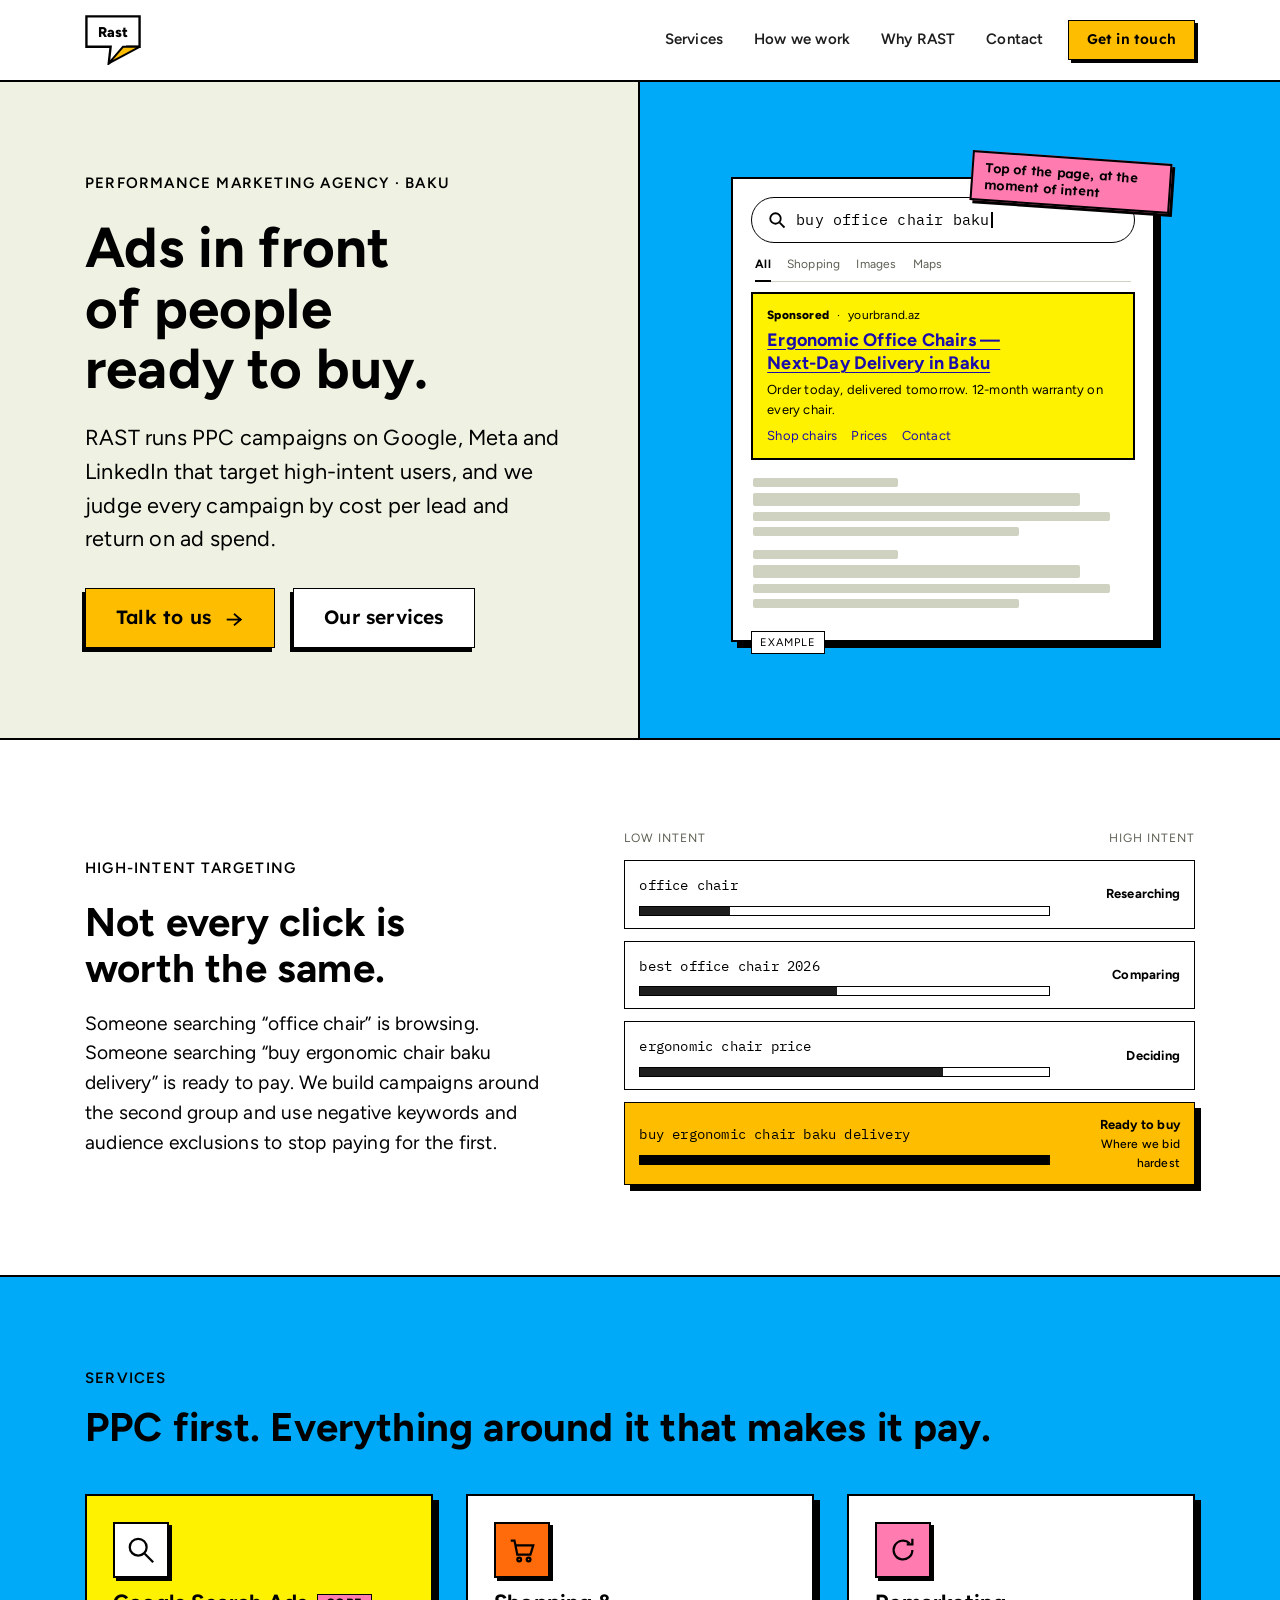
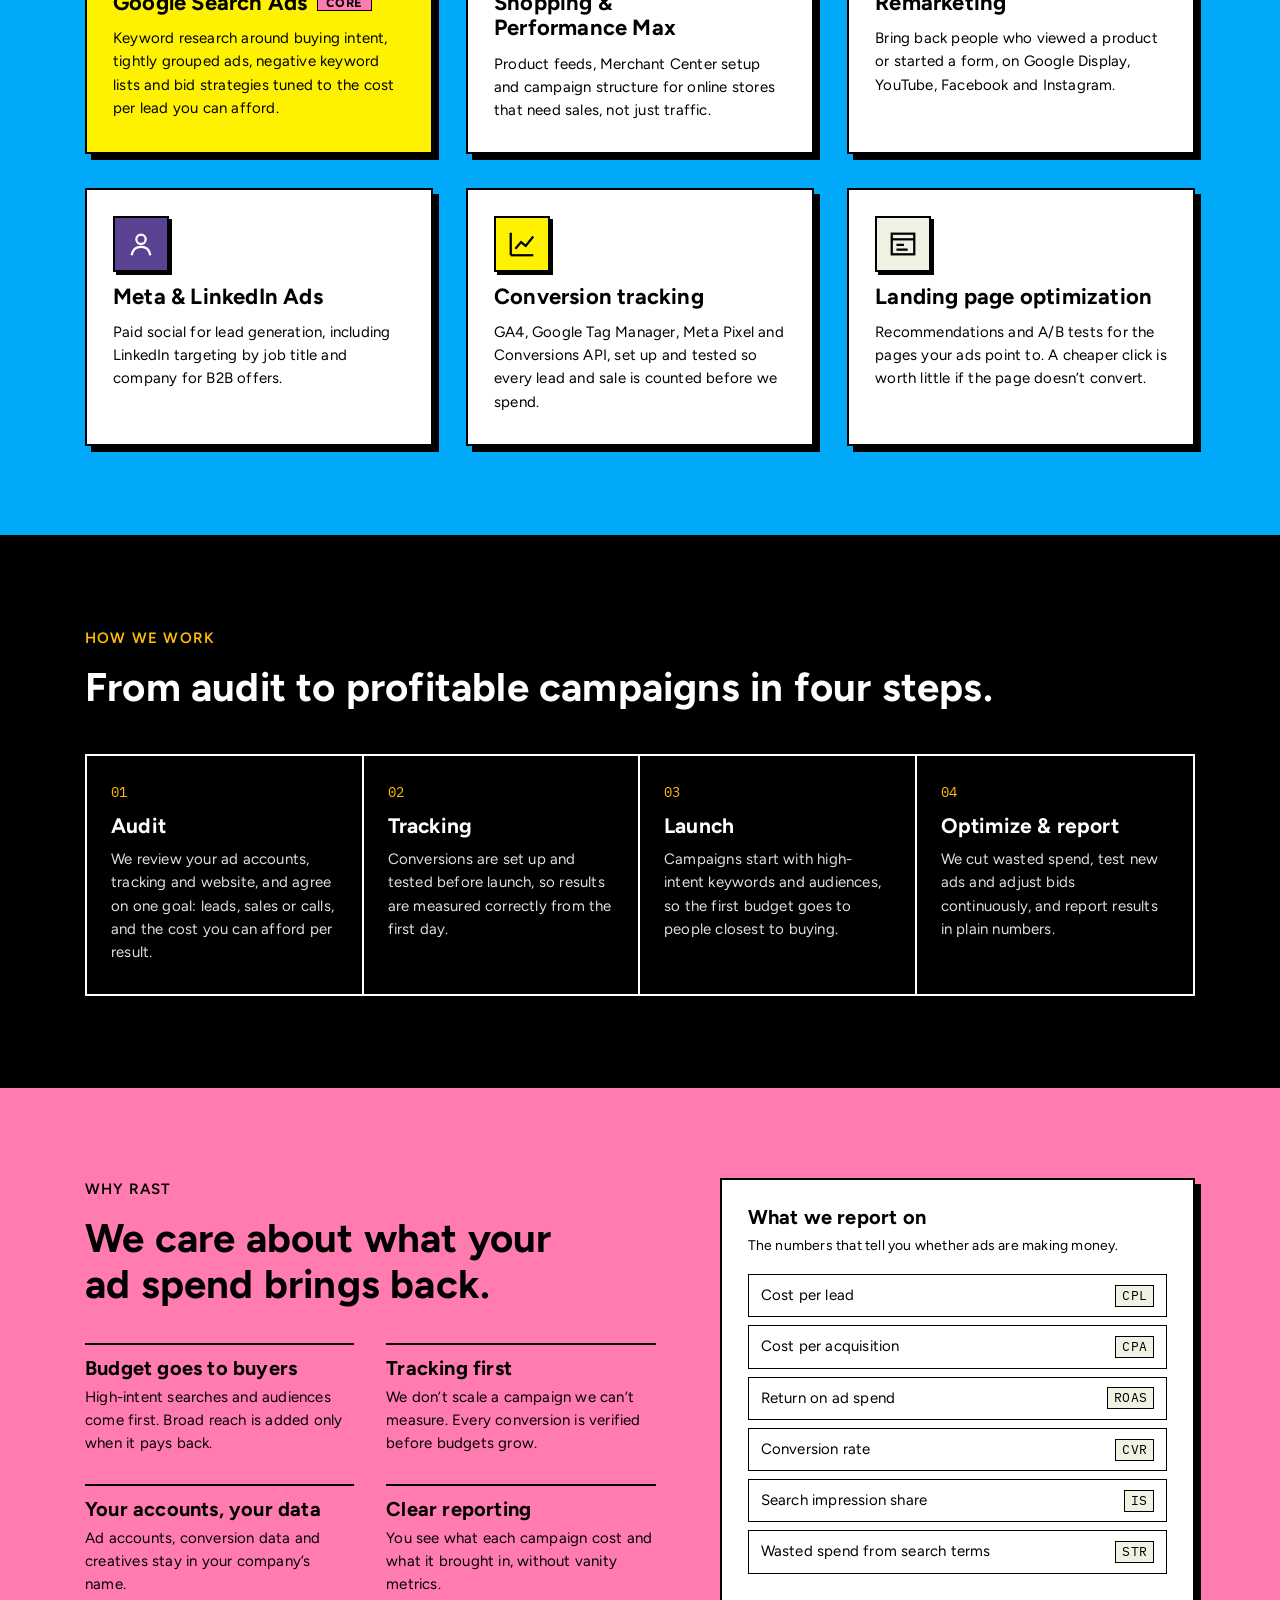
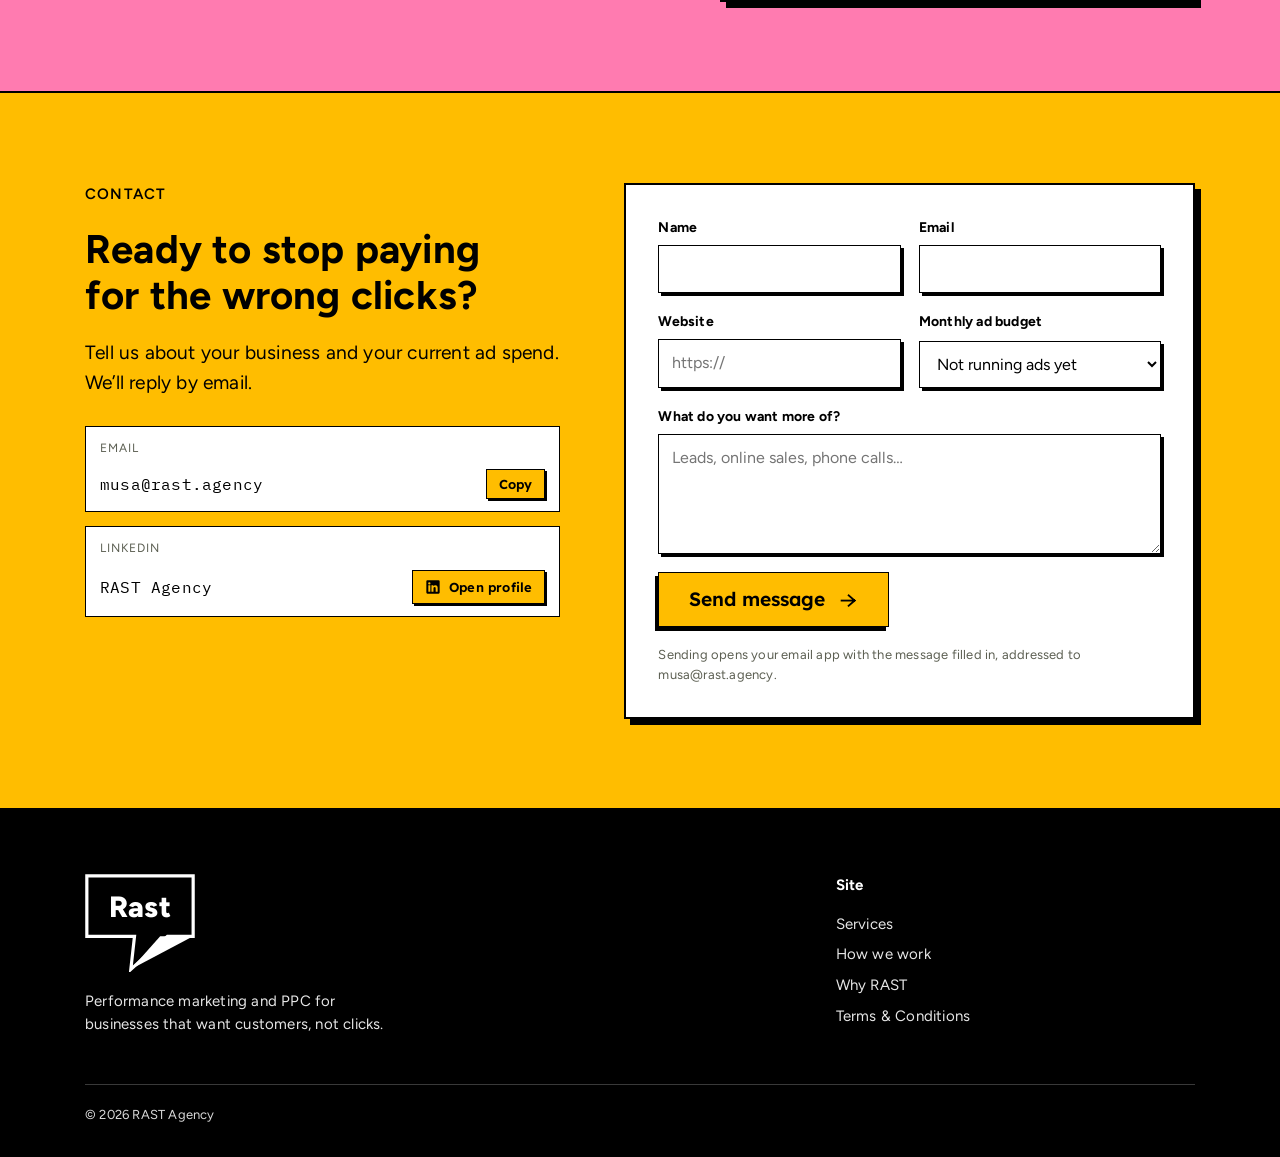
<file: index.html>
<!doctype html>
<html lang="en">
<head>
<meta charset="utf-8">
<meta name="viewport" content="width=device-width, initial-scale=1, viewport-fit=cover">
<title>RAST Agency</title>
<meta name="description" content="RAST is a performance marketing agency in Baku. We run PPC campaigns on Google, Meta and LinkedIn that target high-intent users who are ready to buy.">
<link rel="icon" href="favicon.svg" type="image/svg+xml">
<link rel="preconnect" href="https://fonts.googleapis.com">
<link rel="preconnect" href="https://fonts.gstatic.com" crossorigin>
<link rel="stylesheet" href="https://fonts.googleapis.com/css2?family=Figtree:wght@400;500;600;700;800&family=Lexend:wght@500;600&family=IBM+Plex+Mono:wght@400;500&display=swap">
<link rel="stylesheet" href="css/style.css">
</head>
<body>
<a class="skip" href="#main">Skip to content</a>

<header class="hdr" id="hdr">
  <div class="wrap">
    <a href="index.html" class="logo" aria-label="RAST home">
      <svg viewBox="0 0 59 53" aria-hidden="true"><path d="M1.5 1.5h56v32H44L25 51l2-17.5H1.5z" fill="#fff" stroke="#000" stroke-width="2.5"/><path d="M40 33.5h17.5L25 51z" fill="#ffbd00" stroke="#000" stroke-width="2"/><text x="29.5" y="23" text-anchor="middle" font-family="Figtree,Arial,sans-serif" font-weight="800" font-size="15" fill="#000">Rast</text></svg>
    </a>
    <nav class="nav" aria-label="Main">
      <a href="#services">Services</a>
      <a href="#process">How we work</a>
      <a href="#why">Why RAST</a>
      <a href="#contact">Contact</a>
    </nav>
    <a class="connect" href="#contact">Get in touch</a>
    <button class="burger" id="burger" aria-label="Open menu" aria-expanded="false" aria-controls="hdr"><span></span><span></span><span></span></button>
  </div>
</header>

<main id="main">

  <!-- Hero -->
  <section class="hero band" aria-labelledby="hero-h">
    <div class="hero-copy">
      <p class="eyebrow">Performance marketing agency · Baku</p>
      <h1 id="hero-h">Ads in front of people ready to buy.</h1>
      <p class="lead">RAST runs PPC campaigns on Google, Meta and LinkedIn that target high-intent users, and we judge every campaign by cost per lead and return on ad spend.</p>
      <div class="actions">
        <a class="btn" href="#contact">Talk to us <span class="arr" aria-hidden="true">→</span></a>
        <a class="btn white" href="#services">Our services</a>
      </div>
    </div>
    <div class="hero-art">
      <figure class="serp box" aria-label="Example of a search ad shown at the top of results for a high-intent search">
        <span class="sticker">Top of the page, at the moment of intent</span>
        <div class="bar">
          <svg viewBox="0 0 24 24" fill="none" stroke="#000" stroke-width="2.4" aria-hidden="true"><circle cx="10" cy="10" r="7"/><path d="M15.5 15.5L22 22"/></svg>
          <span>buy office chair baku<span class="caret" aria-hidden="true"></span></span>
        </div>
        <div class="tabs" aria-hidden="true"><b>All</b><span>Shopping</span><span>Images</span><span>Maps</span></div>
        <div class="ad">
          <div class="meta"><b>Sponsored</b><span>·</span><span>yourbrand.az</span></div>
          <h3>Ergonomic Office Chairs — Next-Day Delivery in Baku</h3>
          <p>Order today, delivered tomorrow. 12-month warranty on every chair.</p>
          <div class="links"><span>Shop chairs</span><span>Prices</span><span>Contact</span></div>
        </div>
        <div class="org" aria-hidden="true"><i></i><i></i><i></i><i></i></div>
        <div class="org" aria-hidden="true"><i></i><i></i><i></i><i></i></div>
        <span class="example">Example</span>
      </figure>
    </div>
  </section>

  <!-- Intent -->
  <section class="intent band" aria-labelledby="intent-h">
    <div class="wrap">
      <div class="txt">
        <p class="eyebrow">High-intent targeting</p>
        <h2 class="h2" id="intent-h">Not every click is worth the same.</h2>
        <p class="lead">Someone searching “office chair” is browsing. Someone searching “buy ergonomic chair baku delivery” is ready to pay. We build campaigns around the second group and use negative keywords and audience exclusions to stop paying for the first.</p>
      </div>
      <div class="ladder" role="list" aria-label="Searches ordered from low to high purchase intent">
        <div class="axis" aria-hidden="true"><span>Low intent</span><span>High intent</span></div>
        <div class="rung" role="listitem"><div><span class="q">office chair</span><div class="meter" aria-hidden="true"><span style="width:22%"></span></div></div><span class="stage">Researching</span></div>
        <div class="rung" role="listitem"><div><span class="q">best office chair 2026</span><div class="meter" aria-hidden="true"><span style="width:48%"></span></div></div><span class="stage">Comparing</span></div>
        <div class="rung" role="listitem"><div><span class="q">ergonomic chair price</span><div class="meter" aria-hidden="true"><span style="width:74%"></span></div></div><span class="stage">Deciding</span></div>
        <div class="rung hot" role="listitem"><div><span class="q">buy ergonomic chair baku delivery</span><div class="meter" aria-hidden="true"><span style="width:100%"></span></div></div><span class="stage">Ready to buy</span></div>
      </div>
    </div>
  </section>

  <!-- Services -->
  <section class="services band" id="services" aria-labelledby="svc-h">
    <div class="wrap">
      <div class="sec-head">
        <p class="eyebrow">Services</p>
        <h2 class="h2" id="svc-h">PPC first. Everything around it that makes it pay.</h2>
      </div>
      <div class="grid3">
        <article class="box svc core">
          <div class="ico" style="background:var(--white)"><svg viewBox="0 0 32 32" fill="none" stroke="#000" stroke-width="2.4" aria-hidden="true"><circle cx="13" cy="13" r="9"/><path d="M20 20l9 9"/></svg></div>
          <h3>Google Search Ads <span class="tag">Core</span></h3>
          <p>Keyword research around buying intent, tightly grouped ads, negative keyword lists and bid strategies tuned to the cost per lead you can afford.</p>
        </article>
        <article class="box svc">
          <div class="ico" style="background:var(--orange)"><svg viewBox="0 0 32 32" fill="none" stroke="#000" stroke-width="2.4" aria-hidden="true"><path d="M4 6h4l3 15h14l3-10H10"/><circle cx="13" cy="26" r="2"/><circle cx="23" cy="26" r="2"/></svg></div>
          <h3>Shopping &amp; Performance Max</h3>
          <p>Product feeds, Merchant Center setup and campaign structure for online stores that need sales, not just traffic.</p>
        </article>
        <article class="box svc">
          <div class="ico" style="background:var(--pink)"><svg viewBox="0 0 32 32" fill="none" stroke="#000" stroke-width="2.4" aria-hidden="true"><path d="M26 16a10 10 0 1 1-3-7.1"/><path d="M26 4v6h-6"/></svg></div>
          <h3>Remarketing</h3>
          <p>Bring back people who viewed a product or started a form, on Google Display, YouTube, Facebook and Instagram.</p>
        </article>
        <article class="box svc">
          <div class="ico" style="background:var(--purple)"><svg viewBox="0 0 32 32" fill="none" stroke="#fff" stroke-width="2.4" aria-hidden="true"><circle cx="16" cy="11" r="5"/><path d="M6 28c1-6 5-9 10-9s9 3 10 9"/></svg></div>
          <h3>Meta &amp; LinkedIn Ads</h3>
          <p>Paid social for lead generation, including LinkedIn targeting by job title and company for B2B offers.</p>
        </article>
        <article class="box svc">
          <div class="ico" style="background:var(--lemon)"><svg viewBox="0 0 32 32" fill="none" stroke="#000" stroke-width="2.4" aria-hidden="true"><path d="M4 28V4"/><path d="M4 28h24"/><path d="M9 21l6-7 5 4 8-10"/></svg></div>
          <h3>Conversion tracking</h3>
          <p>GA4, Google Tag Manager, Meta Pixel and Conversions API, set up and tested so every lead and sale is counted before we spend.</p>
        </article>
        <article class="box svc">
          <div class="ico" style="background:var(--cream)"><svg viewBox="0 0 32 32" fill="none" stroke="#000" stroke-width="2.4" aria-hidden="true"><rect x="4" y="5" width="24" height="22"/><path d="M4 11h24"/><path d="M9 17h8M9 22h12"/></svg></div>
          <h3>Landing page optimization</h3>
          <p>Recommendations and A/B tests for the pages your ads point to. A cheaper click is worth little if the page doesn’t convert.</p>
        </article>
      </div>
    </div>
  </section>

  <!-- Process -->
  <section class="process band" id="process" aria-labelledby="proc-h">
    <div class="wrap">
      <div class="sec-head">
        <p class="eyebrow" style="color:var(--yellow)">How we work</p>
        <h2 class="h2" id="proc-h">From audit to profitable campaigns in four steps.</h2>
      </div>
      <ol class="steps">
        <li><h3>Audit</h3><p>We review your ad accounts, tracking and website, and agree on one goal: leads, sales or calls, and the cost you can afford per result.</p></li>
        <li><h3>Tracking</h3><p>Conversions are set up and tested before launch, so results are measured correctly from the first day.</p></li>
        <li><h3>Launch</h3><p>Campaigns start with high-intent keywords and audiences, so the first budget goes to people closest to buying.</p></li>
        <li><h3>Optimize &amp; report</h3><p>We cut wasted spend, test new ads and adjust bids continuously, and report results in plain numbers.</p></li>
      </ol>
    </div>
  </section>

  <!-- Why -->
  <section class="why band" id="why" aria-labelledby="why-h">
    <div class="wrap">
      <div>
        <p class="eyebrow">Why RAST</p>
        <h2 class="h2" id="why-h" style="margin-top:14px">We care about what your ad spend brings back.</h2>
        <div class="points">
          <div><h3>Budget goes to buyers</h3><p>High-intent searches and audiences come first. Broad reach is added only when it pays back.</p></div>
          <div><h3>Tracking first</h3><p>We don’t scale a campaign we can’t measure. Every conversion is verified before budgets grow.</p></div>
          <div><h3>Your accounts, your data</h3><p>Ad accounts, conversion data and creatives stay in your company’s name.</p></div>
          <div><h3>Clear reporting</h3><p>You see what each campaign cost and what it brought in, without vanity metrics.</p></div>
        </div>
      </div>
      <aside class="box report" aria-labelledby="rep-h">
        <h3 id="rep-h">What we report on</h3>
        <p>The numbers that tell you whether ads are making money.</p>
        <ul>
          <li>Cost per lead <abbr title="Cost per lead">CPL</abbr></li>
          <li>Cost per acquisition <abbr title="Cost per acquisition">CPA</abbr></li>
          <li>Return on ad spend <abbr title="Return on ad spend">ROAS</abbr></li>
          <li>Conversion rate <abbr title="Conversion rate">CVR</abbr></li>
          <li>Search impression share <abbr title="Impression share">IS</abbr></li>
          <li>Wasted spend from search terms <abbr title="Search terms report">STR</abbr></li>
        </ul>
      </aside>
    </div>
  </section>

  <!-- Contact -->
  <section class="contact band" id="contact" aria-labelledby="ct-h">
    <div class="wrap">
      <div class="txt">
        <p class="eyebrow">Contact</p>
        <h2 class="h2" id="ct-h">Ready to stop paying for the wrong clicks?</h2>
        <p class="lead">Tell us about your business and your current ad spend. We’ll reply by email.</p>
        <div class="channels">
          <div class="channel">
            <span class="lbl">Email</span>
            <a class="val" href="mailto:musa@rast.agency" id="email">musa@rast.agency</a>
            <button class="mini" type="button" data-copy="musa@rast.agency">Copy</button>
          </div>
          <div class="channel">
            <span class="lbl">LinkedIn</span>
            <span class="val">RAST Agency</span>
            <a class="mini" href="https://www.linkedin.com/company/rast-company/" target="_blank" rel="noopener">
              <svg viewBox="0 0 24 24" aria-hidden="true"><path d="M20.4 2H3.6A1.6 1.6 0 0 0 2 3.6v16.8A1.6 1.6 0 0 0 3.6 22h16.8a1.6 1.6 0 0 0 1.6-1.6V3.6A1.6 1.6 0 0 0 20.4 2zM8 19H5V9.5h3zM6.5 8.2a1.7 1.7 0 1 1 0-3.5 1.7 1.7 0 0 1 0 3.5zM19 19h-3v-4.6c0-1.1 0-2.5-1.5-2.5s-1.8 1.2-1.8 2.4V19h-3V9.5h2.9v1.3h.1a3.2 3.2 0 0 1 2.8-1.6c3 0 3.5 2 3.5 4.6z"/></svg>
              Open profile
            </a>
          </div>
        </div>
      </div>
      <div class="box form">
        <form id="lead" novalidate>
          <div class="row2">
            <div class="field"><label for="f-name">Name</label><input id="f-name" name="name" autocomplete="name" required></div>
            <div class="field"><label for="f-email">Email</label><input id="f-email" name="email" type="email" autocomplete="email" required></div>
          </div>
          <div class="row2">
            <div class="field"><label for="f-site">Website</label><input id="f-site" name="website" type="url" placeholder="https://" autocomplete="url"></div>
            <div class="field"><label for="f-budget">Monthly ad budget</label>
              <select id="f-budget" name="budget">
                <option>Not running ads yet</option>
                <option>Under ₼1,000</option>
                <option>₼1,000 – ₼5,000</option>
                <option>₼5,000 – ₼20,000</option>
                <option>Over ₼20,000</option>
              </select>
            </div>
          </div>
          <div class="field"><label for="f-msg">What do you want more of?</label><textarea id="f-msg" name="message" placeholder="Leads, online sales, phone calls…" required></textarea></div>
          <button class="btn" type="submit">Send message <span class="arr" aria-hidden="true">→</span></button>
          <p class="fine">Sending opens your email app with the message filled in, addressed to musa@rast.agency.</p>
          <p class="note" id="form-note" hidden></p>
        </form>
      </div>
    </div>
  </section>
</main>

<footer class="ftr">
  <div class="wrap">
    <div class="top">
      <div>
        <a href="index.html" class="logo" aria-label="RAST home"><svg viewBox="0 0 120 106" aria-hidden="true"><path d="M2 2h116v66H90L50 104l4-36H2z" fill="none" stroke="#fff" stroke-width="3.5"/><path d="M82 68h36L50 104z" fill="#fff"/><text x="60" y="47" text-anchor="middle" font-family="Figtree,Arial,sans-serif" font-weight="800" font-size="32" fill="#fff">Rast</text></svg></a>
        <p class="tagline">Performance marketing and PPC for businesses that want customers, not clicks.</p>
      </div>
      <div><h4>Site</h4><ul><li><a href="#services">Services</a></li><li><a href="#process">How we work</a></li><li><a href="#why">Why RAST</a></li><li><a href="terms.html">Terms &amp; Conditions</a></li></ul></div>
    </div>
    <div class="legal">
      <span>© 2026 RAST Agency</span>
    </div>
  </div>
</footer>

<script src="js/main.js"></script>
</body>
</html>
</file>
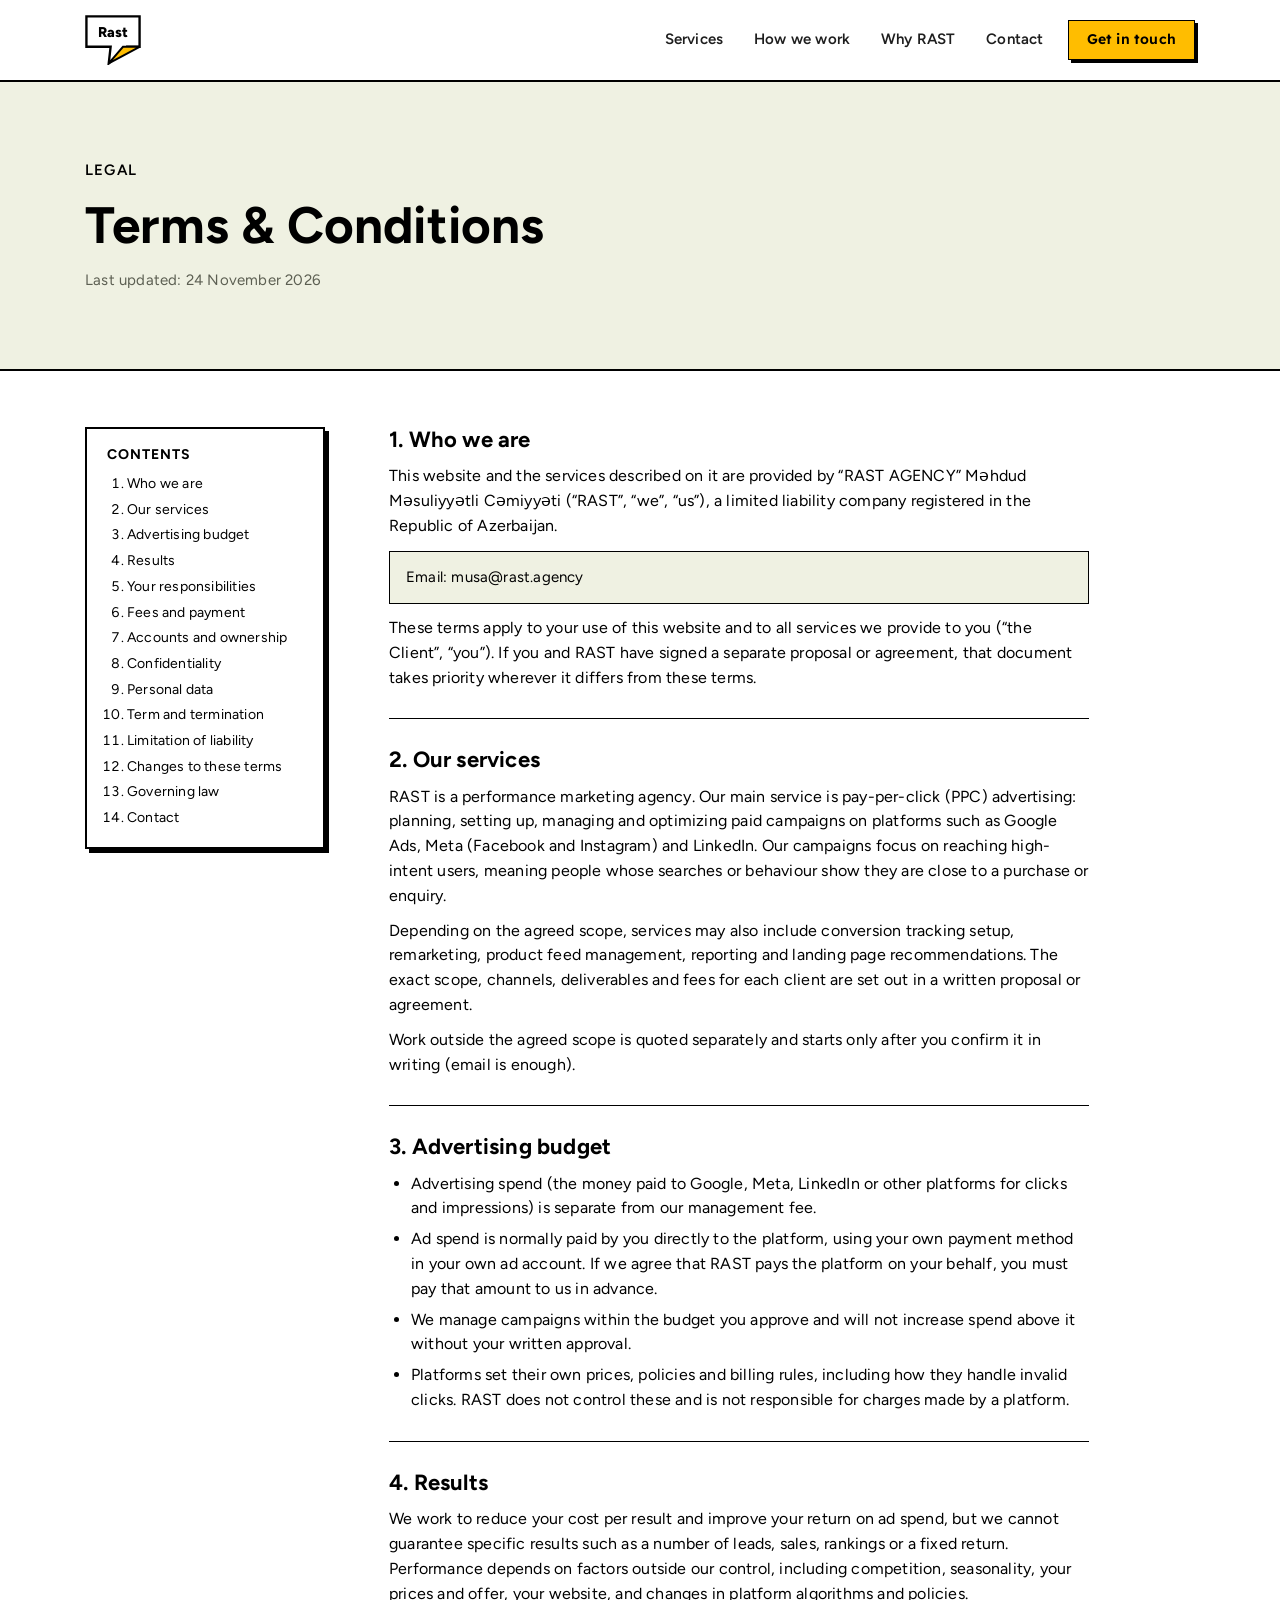
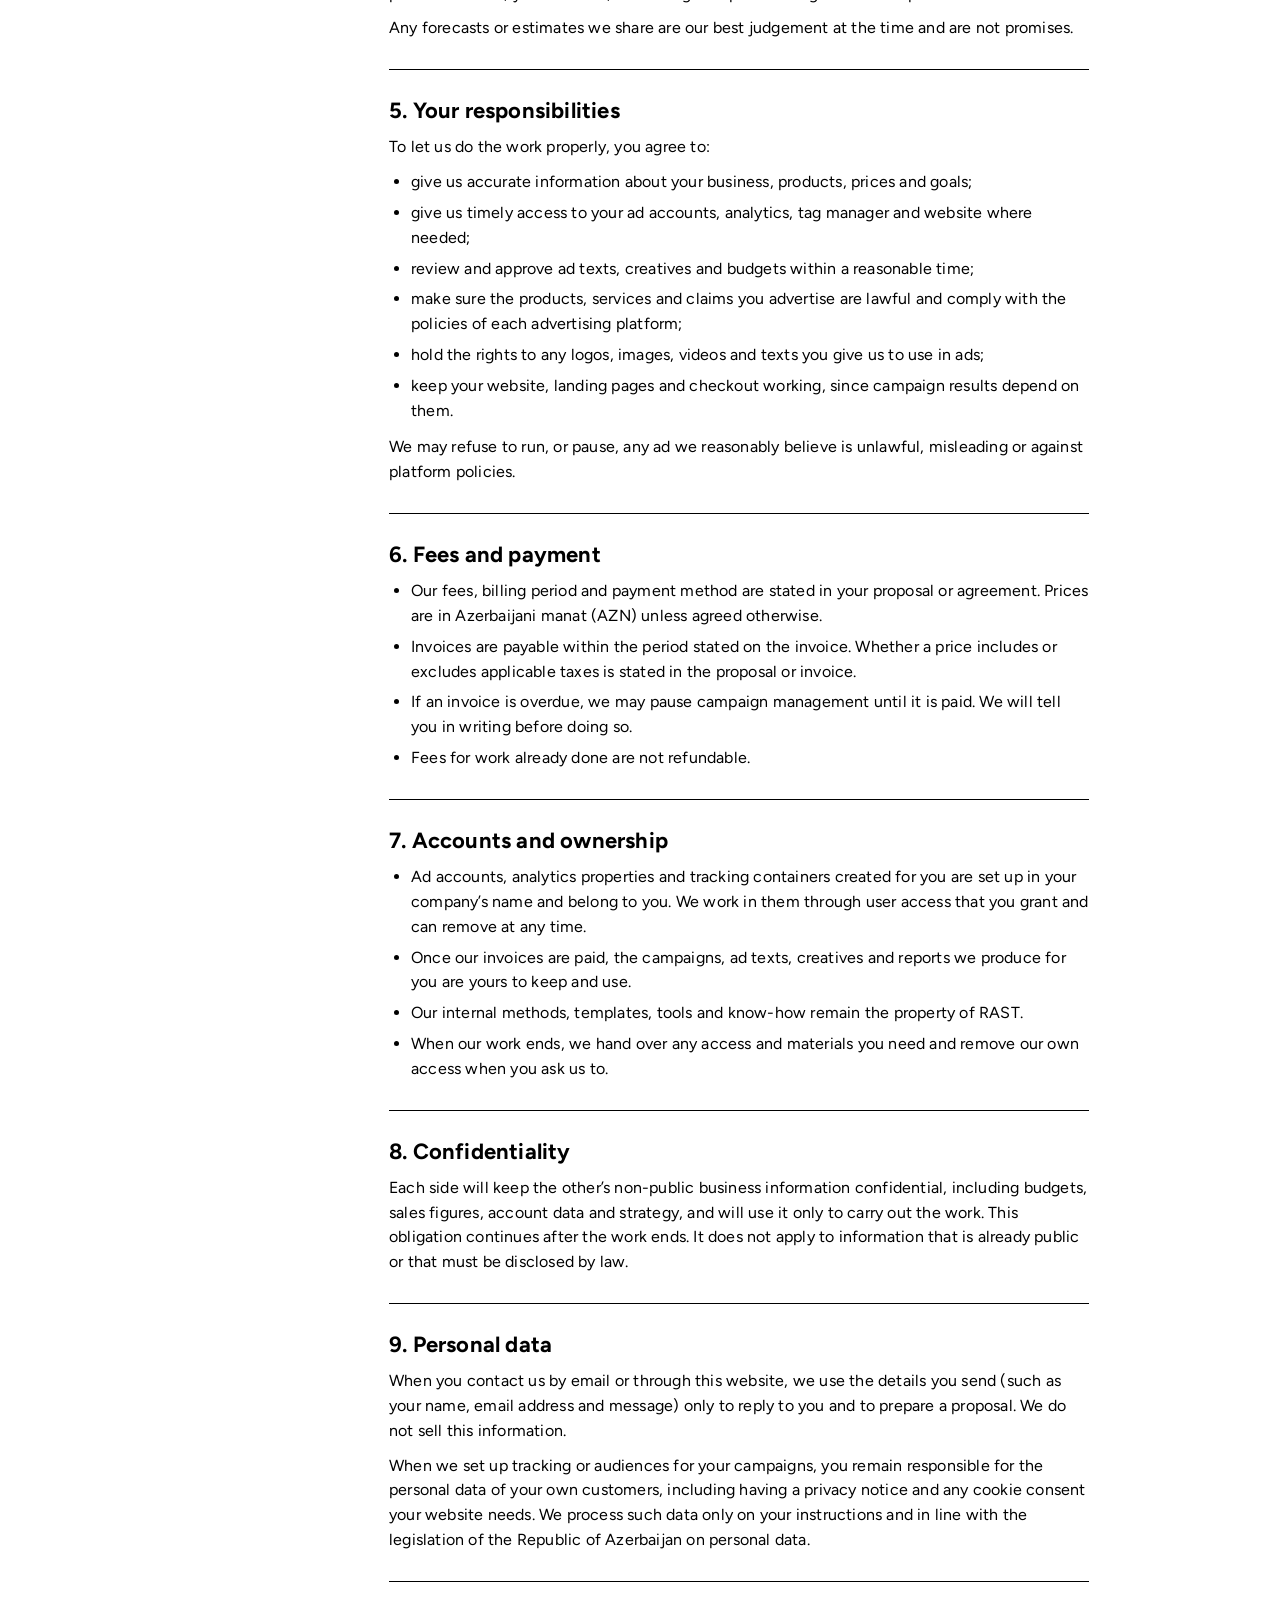
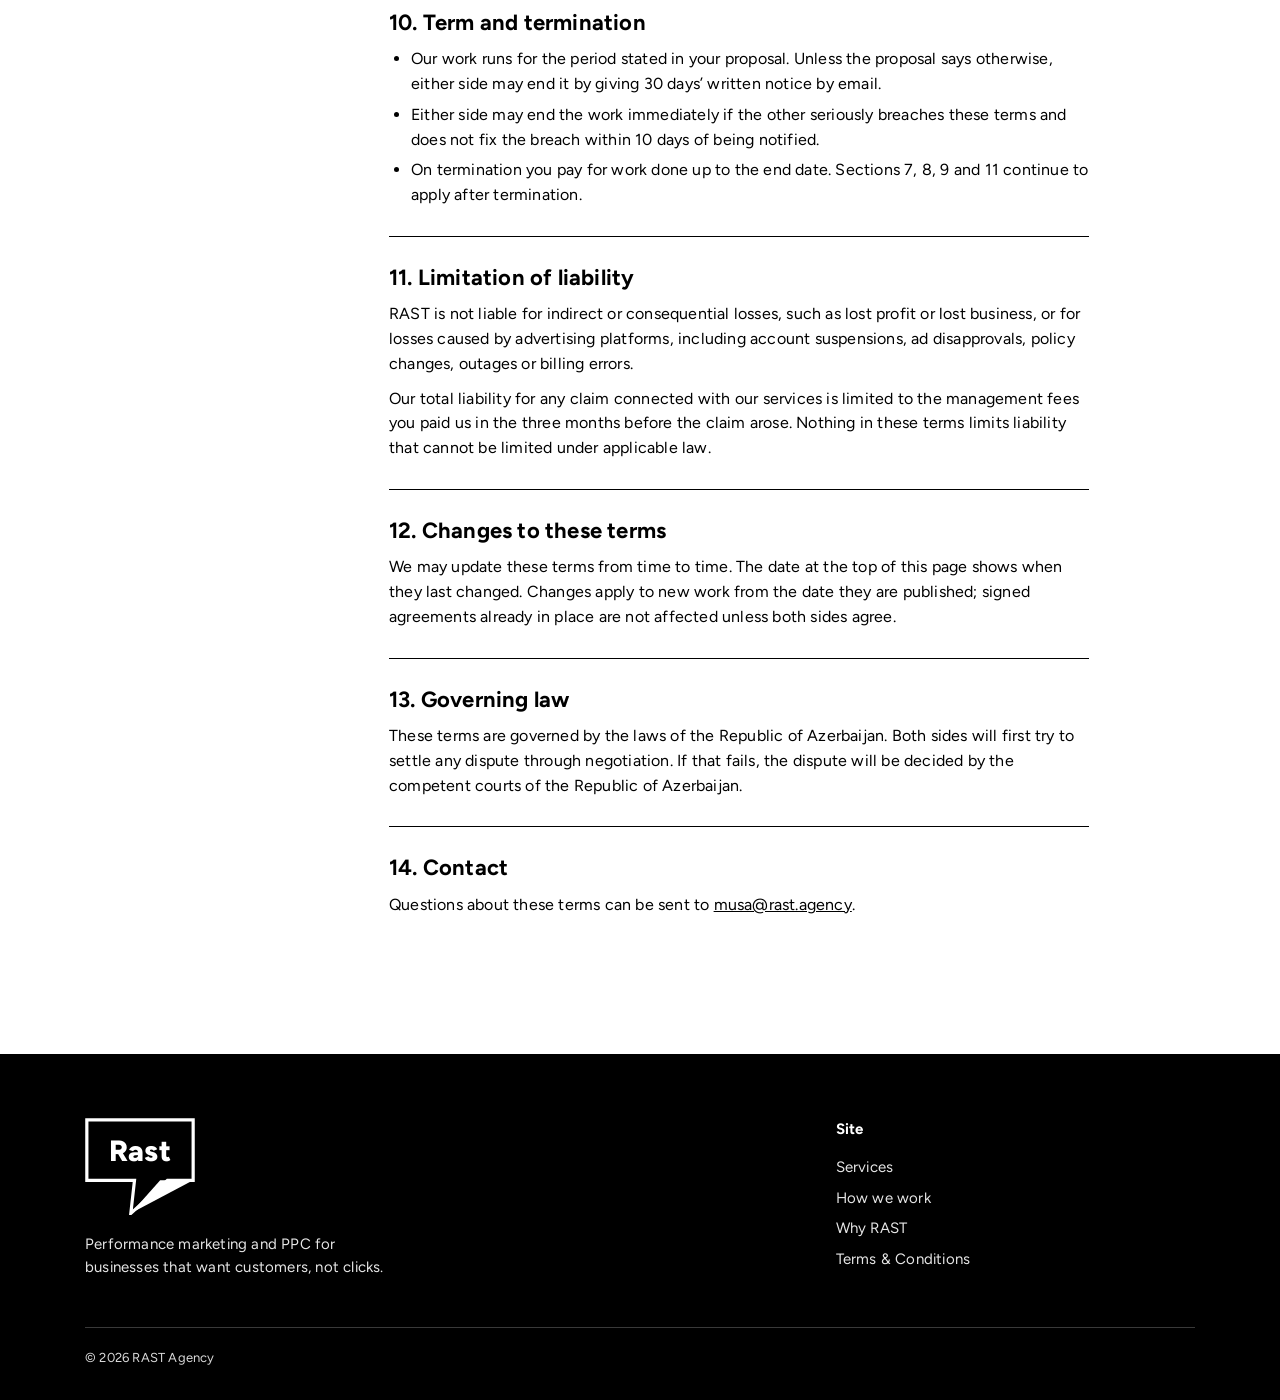
<file: terms.html>
<!doctype html>
<html lang="en">
<head>
<meta charset="utf-8">
<meta name="viewport" content="width=device-width, initial-scale=1, viewport-fit=cover">
<title>Terms &amp; Conditions · RAST Agency</title>
<meta name="description" content="Terms and conditions for PPC and performance marketing services provided by “RAST AGENCY” MMC.">
<link rel="icon" href="favicon.svg" type="image/svg+xml">
<link rel="preconnect" href="https://fonts.googleapis.com">
<link rel="preconnect" href="https://fonts.gstatic.com" crossorigin>
<link rel="stylesheet" href="https://fonts.googleapis.com/css2?family=Figtree:wght@400;500;600;700;800&family=Lexend:wght@500;600&family=IBM+Plex+Mono:wght@400;500&display=swap">
<link rel="stylesheet" href="css/style.css">
</head>
<body>
<a class="skip" href="#main">Skip to content</a>

<header class="hdr" id="hdr">
  <div class="wrap">
    <a href="index.html" class="logo" aria-label="RAST home">
      <svg viewBox="0 0 59 53" aria-hidden="true"><path d="M1.5 1.5h56v32H44L25 51l2-17.5H1.5z" fill="#fff" stroke="#000" stroke-width="2.5"/><path d="M40 33.5h17.5L25 51z" fill="#ffbd00" stroke="#000" stroke-width="2"/><text x="29.5" y="23" text-anchor="middle" font-family="Figtree,Arial,sans-serif" font-weight="800" font-size="15" fill="#000">Rast</text></svg>
    </a>
    <nav class="nav" aria-label="Main">
      <a href="index.html#services">Services</a>
      <a href="index.html#process">How we work</a>
      <a href="index.html#why">Why RAST</a>
      <a href="index.html#contact">Contact</a>
    </nav>
    <a class="connect" href="index.html#contact">Get in touch</a>
    <button class="burger" id="burger" aria-label="Open menu" aria-expanded="false" aria-controls="hdr"><span></span><span></span><span></span></button>
  </div>
</header>

<main id="main">
  <div class="doc-head band">
    <div class="wrap">
      <p class="eyebrow">Legal</p>
      <h1>Terms &amp; Conditions</h1>
      <p class="meta">Last updated: 24 November 2026</p>
    </div>
  </div>

  <div class="doc">
    <div class="wrap">
      <nav class="toc" aria-label="Contents">
        <h2>Contents</h2>
        <ol>
          <li><a href="#t1">Who we are</a></li>
          <li><a href="#t2">Our services</a></li>
          <li><a href="#t3">Advertising budget</a></li>
          <li><a href="#t4">Results</a></li>
          <li><a href="#t5">Your responsibilities</a></li>
          <li><a href="#t6">Fees and payment</a></li>
          <li><a href="#t7">Accounts and ownership</a></li>
          <li><a href="#t8">Confidentiality</a></li>
          <li><a href="#t9">Personal data</a></li>
          <li><a href="#t10">Term and termination</a></li>
          <li><a href="#t11">Limitation of liability</a></li>
          <li><a href="#t12">Changes to these terms</a></li>
          <li><a href="#t13">Governing law</a></li>
          <li><a href="#t14">Contact</a></li>
        </ol>
      </nav>

      <article class="legaltext">
        <section id="t1">
          <h2>1. Who we are</h2>
          <p>This website and the services described on it are provided by “RAST AGENCY” Məhdud Məsuliyyətli Cəmiyyəti (“RAST”, “we”, “us”), a limited liability company registered in the Republic of Azerbaijan.</p>
          <div class="card">
            Email: musa@rast.agency
          </div>
          <p style="margin-top:12px">These terms apply to your use of this website and to all services we provide to you (“the Client”, “you”). If you and RAST have signed a separate proposal or agreement, that document takes priority wherever it differs from these terms.</p>
        </section>

        <section id="t2">
          <h2>2. Our services</h2>
          <p>RAST is a performance marketing agency. Our main service is pay-per-click (PPC) advertising: planning, setting up, managing and optimizing paid campaigns on platforms such as Google Ads, Meta (Facebook and Instagram) and LinkedIn. Our campaigns focus on reaching high-intent users, meaning people whose searches or behaviour show they are close to a purchase or enquiry.</p>
          <p>Depending on the agreed scope, services may also include conversion tracking setup, remarketing, product feed management, reporting and landing page recommendations. The exact scope, channels, deliverables and fees for each client are set out in a written proposal or agreement.</p>
          <p>Work outside the agreed scope is quoted separately and starts only after you confirm it in writing (email is enough).</p>
        </section>

        <section id="t3">
          <h2>3. Advertising budget</h2>
          <ul>
            <li>Advertising spend (the money paid to Google, Meta, LinkedIn or other platforms for clicks and impressions) is separate from our management fee.</li>
            <li>Ad spend is normally paid by you directly to the platform, using your own payment method in your own ad account. If we agree that RAST pays the platform on your behalf, you must pay that amount to us in advance.</li>
            <li>We manage campaigns within the budget you approve and will not increase spend above it without your written approval.</li>
            <li>Platforms set their own prices, policies and billing rules, including how they handle invalid clicks. RAST does not control these and is not responsible for charges made by a platform.</li>
          </ul>
        </section>

        <section id="t4">
          <h2>4. Results</h2>
          <p>We work to reduce your cost per result and improve your return on ad spend, but we cannot guarantee specific results such as a number of leads, sales, rankings or a fixed return. Performance depends on factors outside our control, including competition, seasonality, your prices and offer, your website, and changes in platform algorithms and policies.</p>
          <p>Any forecasts or estimates we share are our best judgement at the time and are not promises.</p>
        </section>

        <section id="t5">
          <h2>5. Your responsibilities</h2>
          <p>To let us do the work properly, you agree to:</p>
          <ul>
            <li>give us accurate information about your business, products, prices and goals;</li>
            <li>give us timely access to your ad accounts, analytics, tag manager and website where needed;</li>
            <li>review and approve ad texts, creatives and budgets within a reasonable time;</li>
            <li>make sure the products, services and claims you advertise are lawful and comply with the policies of each advertising platform;</li>
            <li>hold the rights to any logos, images, videos and texts you give us to use in ads;</li>
            <li>keep your website, landing pages and checkout working, since campaign results depend on them.</li>
          </ul>
          <p>We may refuse to run, or pause, any ad we reasonably believe is unlawful, misleading or against platform policies.</p>
        </section>

        <section id="t6">
          <h2>6. Fees and payment</h2>
          <ul>
            <li>Our fees, billing period and payment method are stated in your proposal or agreement. Prices are in Azerbaijani manat (AZN) unless agreed otherwise.</li>
            <li>Invoices are payable within the period stated on the invoice. Whether a price includes or excludes applicable taxes is stated in the proposal or invoice.</li>
            <li>If an invoice is overdue, we may pause campaign management until it is paid. We will tell you in writing before doing so.</li>
            <li>Fees for work already done are not refundable.</li>
          </ul>
        </section>

        <section id="t7">
          <h2>7. Accounts and ownership</h2>
          <ul>
            <li>Ad accounts, analytics properties and tracking containers created for you are set up in your company’s name and belong to you. We work in them through user access that you grant and can remove at any time.</li>
            <li>Once our invoices are paid, the campaigns, ad texts, creatives and reports we produce for you are yours to keep and use.</li>
            <li>Our internal methods, templates, tools and know-how remain the property of RAST.</li>
            <li>When our work ends, we hand over any access and materials you need and remove our own access when you ask us to.</li>
          </ul>
        </section>

        <section id="t8">
          <h2>8. Confidentiality</h2>
          <p>Each side will keep the other’s non-public business information confidential, including budgets, sales figures, account data and strategy, and will use it only to carry out the work. This obligation continues after the work ends. It does not apply to information that is already public or that must be disclosed by law.</p>
        </section>

        <section id="t9">
          <h2>9. Personal data</h2>
          <p>When you contact us by email or through this website, we use the details you send (such as your name, email address and message) only to reply to you and to prepare a proposal. We do not sell this information.</p>
          <p>When we set up tracking or audiences for your campaigns, you remain responsible for the personal data of your own customers, including having a privacy notice and any cookie consent your website needs. We process such data only on your instructions and in line with the legislation of the Republic of Azerbaijan on personal data.</p>
        </section>

        <section id="t10">
          <h2>10. Term and termination</h2>
          <ul>
            <li>Our work runs for the period stated in your proposal. Unless the proposal says otherwise, either side may end it by giving 30 days’ written notice by email.</li>
            <li>Either side may end the work immediately if the other seriously breaches these terms and does not fix the breach within 10 days of being notified.</li>
            <li>On termination you pay for work done up to the end date. Sections 7, 8, 9 and 11 continue to apply after termination.</li>
          </ul>
        </section>

        <section id="t11">
          <h2>11. Limitation of liability</h2>
          <p>RAST is not liable for indirect or consequential losses, such as lost profit or lost business, or for losses caused by advertising platforms, including account suspensions, ad disapprovals, policy changes, outages or billing errors.</p>
          <p>Our total liability for any claim connected with our services is limited to the management fees you paid us in the three months before the claim arose. Nothing in these terms limits liability that cannot be limited under applicable law.</p>
        </section>

        <section id="t12">
          <h2>12. Changes to these terms</h2>
          <p>We may update these terms from time to time. The date at the top of this page shows when they last changed. Changes apply to new work from the date they are published; signed agreements already in place are not affected unless both sides agree.</p>
        </section>

        <section id="t13">
          <h2>13. Governing law</h2>
          <p>These terms are governed by the laws of the Republic of Azerbaijan. Both sides will first try to settle any dispute through negotiation. If that fails, the dispute will be decided by the competent courts of the Republic of Azerbaijan.</p>
        </section>

        <section id="t14">
          <h2>14. Contact</h2>
          <p>Questions about these terms can be sent to <a href="mailto:musa@rast.agency">musa@rast.agency</a>.</p>
        </section>
      </article>
    </div>
  </div>
</main>

<footer class="ftr">
  <div class="wrap">
    <div class="top">
      <div>
        <a href="index.html" class="logo" aria-label="RAST home"><svg viewBox="0 0 120 106" aria-hidden="true"><path d="M2 2h116v66H90L50 104l4-36H2z" fill="none" stroke="#fff" stroke-width="3.5"/><path d="M82 68h36L50 104z" fill="#fff"/><text x="60" y="47" text-anchor="middle" font-family="Figtree,Arial,sans-serif" font-weight="800" font-size="32" fill="#fff">Rast</text></svg></a>
        <p class="tagline">Performance marketing and PPC for businesses that want customers, not clicks.</p>
      </div>
      <div><h4>Site</h4><ul><li><a href="index.html#services">Services</a></li><li><a href="index.html#process">How we work</a></li><li><a href="index.html#why">Why RAST</a></li><li><a href="terms.html" aria-current="page">Terms &amp; Conditions</a></li></ul></div>
    </div>
    <div class="legal">
      <span>© 2026 RAST Agency</span>
    </div>
  </div>
</footer>

<script src="js/main.js"></script>
</body>
</html>
</file>
<file: css/style.css>
/* RAST — performance marketing agency
   Layout: 1110px content column, full-bleed colour bands, hard black outlines + offset shadows (from the RAST Figma file) */
:root{
  --black:#000; --ink:#1e1e1e; --white:#fff; --cream:#eff1e2;
  --yellow:#ffbd00; --lemon:#fff200; --blue:#00aaf9; --pink:#ff7bb0; --rose:#ee6aa0;
  --purple:#5a4192; --orange:#ff6b0a; --muted:#5c5f52; --dim:#cfd2c0;
  --f-body:"Figtree","Helvetica Neue",Arial,sans-serif;
  --f-btn:"Lexend","Figtree","Helvetica Neue",Arial,sans-serif;
  --f-mono:"IBM Plex Mono",ui-monospace,"SFMono-Regular",Menlo,Consolas,monospace;
  --wrap:1110px; --shadow:6px 6px 0 var(--black);
  color-scheme:light;
}
*{box-sizing:border-box}
html{scroll-behavior:smooth;scroll-padding-top:96px}
body{margin:0;background:var(--white);color:var(--black);font-family:var(--f-body);font-size:16px;line-height:1.55;letter-spacing:.2px;overflow-x:hidden}
img,svg{display:block;max-width:100%}
a{color:inherit}
h1,h2,h3{margin:0;text-wrap:balance;line-height:1.15;font-weight:700}
p{margin:0}
ul,ol{margin:0;padding:0}
:focus-visible{outline:3px solid var(--blue);outline-offset:3px}
.wrap{width:100%;max-width:calc(var(--wrap) + 32px);margin-inline:auto;padding-inline:16px}
.band{border-bottom:2px solid var(--black)}
.eyebrow{font-size:15px;text-transform:uppercase;letter-spacing:1.2px;font-weight:600}
.h2{font-size:clamp(28px,3.2vw,40px)}
.lead{font-size:clamp(17px,1.5vw,20px);max-width:62ch}
.mono{font-family:var(--f-mono)}
.box{background:var(--white);border:2px solid var(--black);box-shadow:var(--shadow)}
.skip{position:absolute;left:-9999px;top:8px;background:var(--yellow);padding:8px 14px;border:2px solid var(--black);z-index:100}
.skip:focus{left:16px}

/* ---------- header ---------- */
.hdr{position:sticky;top:env(safe-area-inset-top,0px);z-index:50;background:var(--white);border-bottom:2px solid var(--black)}
.hdr .wrap{display:flex;align-items:center;gap:24px;min-height:80px}
.logo{display:block;width:56px;flex:none}
.nav{display:flex;gap:clamp(16px,2.4vw,32px);margin-left:auto}
.nav a{font-size:15px;font-weight:600;text-decoration:none;color:var(--ink);padding:4px 0}
.nav a:hover,.nav a[aria-current="page"]{text-decoration:underline;text-underline-offset:5px;text-decoration-thickness:2px}
.connect{font-family:var(--f-btn);font-weight:600;font-size:14px;text-decoration:none;border:1.5px solid var(--black);padding:8px 18px;box-shadow:3px 3px 0 var(--black);background:var(--yellow);white-space:nowrap}
.connect:hover{transform:translate(1px,1px);box-shadow:2px 2px 0 var(--black)}
.burger{display:none;margin-left:auto;background:var(--white);border:1.5px solid var(--black);width:44px;height:40px;cursor:pointer;box-shadow:3px 3px 0 var(--black);padding:0}
.burger span{display:block;height:2px;background:var(--black);margin:5px 10px}
@media (max-width:820px){
  .burger{display:block}
  .nav,.hdr .connect{display:none}
  .hdr.open .wrap{flex-wrap:wrap;padding-bottom:20px}
  .hdr.open .nav{display:flex;flex-direction:column;width:100%;order:3;gap:8px;margin:0}
  .hdr.open .nav a{font-size:20px}
  .hdr.open .connect{display:inline-block;order:4}
}

/* ---------- buttons ---------- */
.btn{display:inline-flex;align-items:center;justify-content:center;gap:14px;font-family:var(--f-btn);font-weight:600;font-size:clamp(17px,1.5vw,20px);padding:14px 30px;background:var(--yellow);border:1.5px solid var(--black);box-shadow:-3px 4px 0 var(--black);text-decoration:none;color:var(--black);cursor:pointer;transition:transform .12s,box-shadow .12s}
.btn:hover{transform:translate(-1px,2px);box-shadow:-2px 2px 0 var(--black)}
.btn.white{background:var(--white)}
.btn .arr{font-weight:400;font-size:1.3em;line-height:1}

/* ---------- hero ---------- */
.hero{display:grid;grid-template-columns:1fr 1fr}
.hero>*{min-width:0}
.hero-copy{background:var(--cream);padding:clamp(48px,7vw,104px) clamp(16px,4vw,64px) clamp(48px,7vw,104px) max(16px,calc((100vw - var(--wrap)) / 2));display:flex;flex-direction:column;justify-content:center;gap:22px;border-right:2px solid var(--black)}
.hero h1{font-size:clamp(38px,4.4vw,60px);line-height:1.08;max-width:12ch}
.hero .lead{max-width:34ch;font-size:clamp(18px,1.7vw,22px)}
.hero .actions{display:flex;gap:18px;flex-wrap:wrap;margin-top:10px}
.hero-art{background:var(--blue);padding:clamp(40px,6vw,88px) max(16px,calc((100vw - var(--wrap)) / 2)) clamp(40px,6vw,88px) clamp(16px,4vw,64px);display:flex;align-items:center;justify-content:center;position:relative}
@media (max-width:860px){.hero{grid-template-columns:1fr}.hero-copy{border-right:0;border-bottom:2px solid var(--black);padding-inline:16px}.hero-art{padding-inline:16px}}

/* search-results mock */
.serp{width:min(100%,470px);padding:18px 18px 22px;position:relative}
.serp .bar{display:flex;align-items:center;gap:10px;border:1.5px solid var(--black);border-radius:999px;padding:10px 16px;font-family:var(--f-mono);font-size:15px;background:var(--white)}
.serp .bar svg{width:18px;height:18px;flex:none}
.caret{display:inline-block;width:2px;height:1.1em;background:var(--black);vertical-align:-3px;margin-left:2px;animation:blink 1.1s steps(1) infinite}
@keyframes blink{50%{opacity:0}}
.serp .tabs{display:flex;gap:16px;font-size:12px;color:var(--muted);margin:12px 4px 10px;border-bottom:1px solid var(--dim);padding-bottom:8px}
.serp .tabs b{color:var(--black);border-bottom:2px solid var(--black);padding-bottom:7px;margin-bottom:-9px}
.ad{border:2px solid var(--black);background:var(--lemon);padding:12px 14px;margin-bottom:14px}
.ad .meta{display:flex;align-items:center;gap:8px;font-size:12px}
.ad .meta b{font-weight:800}
.ad h3{font-size:18px;color:#1a0dab;margin:4px 0 4px;text-decoration:underline;text-underline-offset:3px;line-height:1.3}
.ad p{font-size:13px}
.ad .links{display:flex;gap:14px;flex-wrap:wrap;margin-top:6px;font-size:13px;color:#1a0dab}
.org{display:grid;gap:6px;padding:4px 2px 10px}
.org i{display:block;height:9px;background:var(--dim);border-radius:2px}
.org i:nth-child(1){width:38%}.org i:nth-child(2){width:86%;height:13px}.org i:nth-child(3){width:94%}.org i:nth-child(4){width:70%}
.sticker{position:absolute;right:-18px;top:-22px;background:var(--pink);border:2px solid var(--black);box-shadow:3px 3px 0 var(--black);font-family:var(--f-btn);font-weight:600;font-size:13px;padding:6px 12px;transform:rotate(4deg);max-width:200px;line-height:1.3}
.example{position:absolute;left:18px;bottom:-14px;background:var(--white);border:1.5px solid var(--black);font-size:11px;text-transform:uppercase;letter-spacing:1px;padding:2px 8px}
@media (max-width:520px){.sticker{right:-6px;top:-30px}}

/* ---------- intent ---------- */
.intent{background:var(--white)}
.intent .wrap{display:grid;grid-template-columns:minmax(0,5fr) minmax(0,6fr);gap:clamp(32px,5vw,72px);padding-block:clamp(56px,7vw,96px);align-items:center}
.intent .txt{display:grid;gap:18px}
.ladder{display:grid;gap:12px}
.ladder .axis{display:flex;justify-content:space-between;font-size:12px;text-transform:uppercase;letter-spacing:1px;color:var(--muted)}
.rung{display:grid;grid-template-columns:minmax(0,1fr) 116px;gap:14px;align-items:center;border:1.5px solid var(--black);padding:12px 14px;background:var(--white);position:relative}
.rung .q{font-family:var(--f-mono);font-size:14px;overflow-wrap:anywhere}
.rung .meter{height:10px;border:1.5px solid var(--black);background:var(--white);margin-top:8px}
.rung .meter span{display:block;height:100%;background:var(--ink)}
.rung .stage{font-size:13px;font-weight:700;text-align:right}
.rung.hot{background:var(--yellow);box-shadow:var(--shadow)}
.rung.hot .meter span{background:var(--black)}
.rung.hot .stage::after{content:"Where we bid hardest";display:block;font-weight:500;font-size:12px}
@media (max-width:860px){.intent .wrap{grid-template-columns:1fr}}
@media (max-width:440px){.rung{grid-template-columns:1fr}.rung .stage{text-align:left}}

/* ---------- services ---------- */
.services{background:var(--blue)}
.services .wrap{padding-block:clamp(56px,7vw,96px)}
.sec-head{display:grid;gap:14px;margin-bottom:44px}
.grid3{display:grid;grid-template-columns:repeat(3,minmax(0,1fr));gap:clamp(20px,2.6vw,36px)}
.svc{padding:26px 26px 30px;display:flex;flex-direction:column;gap:12px}
.svc .ico{width:56px;height:56px;border:2px solid var(--black);display:grid;place-items:center;box-shadow:3px 3px 0 var(--black)}
.svc .ico svg{width:30px;height:30px}
.svc h3{font-size:22px;display:flex;align-items:center;gap:10px;flex-wrap:wrap}
.svc p{font-size:15px}
.tag{font-family:var(--f-btn);font-size:12px;font-weight:600;background:var(--pink);border:1.5px solid var(--black);padding:1px 8px;text-transform:uppercase;letter-spacing:.6px}
.svc.core{background:var(--lemon)}
@media (max-width:900px){.grid3{grid-template-columns:repeat(2,minmax(0,1fr))}}
@media (max-width:600px){.grid3{grid-template-columns:1fr}}

/* ---------- process ---------- */
.process{background:var(--black);color:var(--white)}
.process .wrap{padding-block:clamp(56px,7vw,96px)}
.steps{list-style:none;display:grid;grid-template-columns:repeat(4,minmax(0,1fr));gap:0;border:2px solid var(--white);counter-reset:s}
.steps li{padding:26px 24px 30px;border-right:2px solid var(--white);display:grid;gap:10px;align-content:start;counter-increment:s}
.steps li:last-child{border-right:0}
.steps li::before{content:counter(s,decimal-leading-zero);font-family:var(--f-mono);font-size:14px;color:var(--yellow)}
.steps h3{font-size:21px}
.steps p{font-size:15px;opacity:.88}
@media (max-width:900px){.steps{grid-template-columns:repeat(2,minmax(0,1fr))}.steps li:nth-child(2){border-right:0}.steps li:nth-child(-n+2){border-bottom:2px solid var(--white)}}
@media (max-width:560px){.steps{grid-template-columns:1fr}.steps li{border-right:0;border-bottom:2px solid var(--white)}.steps li:last-child{border-bottom:0}}

/* ---------- why ---------- */
.why{background:var(--pink)}
.why .wrap{padding-block:clamp(56px,7vw,96px);display:grid;grid-template-columns:minmax(0,6fr) minmax(0,5fr);gap:clamp(32px,5vw,72px);align-items:start}
.points{display:grid;grid-template-columns:repeat(2,minmax(0,1fr));gap:28px 32px;margin-top:36px}
.points h3{font-size:20px;margin-bottom:6px;padding-top:12px;border-top:2px solid var(--black)}
.points p{font-size:15px}
.report{padding:26px}
.report h3{font-size:20px;margin-bottom:6px}
.report>p{font-size:14px;margin-bottom:18px}
.report ul{list-style:none;display:grid;gap:8px}
.report li{display:flex;justify-content:space-between;align-items:center;gap:12px;border:1.5px solid var(--black);padding:9px 12px;font-size:15px}
.report li abbr{font-family:var(--f-mono);font-size:13px;text-decoration:none;background:var(--cream);border:1px solid var(--black);padding:0 6px;flex:none}
@media (max-width:900px){.why .wrap{grid-template-columns:1fr}}
@media (max-width:520px){.points{grid-template-columns:1fr}}

/* ---------- contact ---------- */
.contact{background:var(--yellow)}
.contact .wrap{padding-block:clamp(56px,7vw,96px);display:grid;grid-template-columns:minmax(0,5fr) minmax(0,6fr);gap:clamp(32px,5vw,72px);align-items:start}
.contact .txt{display:grid;gap:20px}
.channels{display:grid;gap:14px;margin-top:8px}
.channel{display:flex;align-items:center;gap:12px;flex-wrap:wrap;background:var(--white);border:1.5px solid var(--black);padding:12px 14px}
.channel .lbl{font-size:12px;text-transform:uppercase;letter-spacing:1px;width:100%;color:var(--muted)}
.channel .val{font-family:var(--f-mono);font-size:16px;user-select:all;overflow-wrap:anywhere;flex:1;min-width:0}
.channel a.val{text-decoration:none}
.channel a.val:hover{text-decoration:underline}
.mini{font-family:var(--f-btn);font-size:13px;font-weight:600;border:1.5px solid var(--black);background:var(--yellow);padding:6px 12px;cursor:pointer;box-shadow:2px 2px 0 var(--black);text-decoration:none;display:inline-flex;align-items:center;gap:8px}
.mini:hover{box-shadow:0 0 0 var(--black);transform:translate(2px,2px)}
.mini svg{width:16px;height:16px}
.form{padding:clamp(20px,3vw,32px)}
.form form{display:grid;gap:18px}
.row2{display:grid;grid-template-columns:1fr 1fr;gap:18px}
.row2>*{min-width:0}
.field{display:grid;gap:6px}
.field label{font-weight:700;font-size:14px}
.field input,.field select,.field textarea{font:inherit;font-size:16px;border:1.5px solid var(--black);box-shadow:3px 3px 0 var(--black);padding:11px 13px;width:100%;background:var(--white);color:var(--black);border-radius:0}
.field textarea{min-height:120px;resize:vertical}
.form .btn{justify-self:start}
.form .note{font-size:14px;background:var(--lemon);border:1.5px solid var(--black);padding:10px 12px}
.form .fine{font-size:13px;color:var(--muted)}
@media (max-width:860px){.contact .wrap{grid-template-columns:1fr}}
@media (max-width:520px){.row2{grid-template-columns:1fr}}

/* ---------- footer ---------- */
.ftr{background:var(--black);color:var(--white);padding-block:64px 32px}
.ftr .top{display:grid;grid-template-columns:minmax(0,2fr) minmax(0,1fr);gap:32px}
.ftr .logo{width:110px}
.ftr .tagline{font-size:15px;margin-top:18px;max-width:30ch;opacity:.9}
.ftr h4{margin:0 0 14px;font-size:15px;font-weight:700}
.ftr ul{list-style:none;display:grid;gap:6px}
.ftr li a{font-size:15px;text-decoration:none;opacity:.9}
.ftr li a:hover{text-decoration:underline;opacity:1}
.ftr .li{display:inline-flex;align-items:center;gap:10px;margin-top:4px}
.ftr .li svg{width:24px;height:24px;fill:var(--white)}
.legal{margin-top:48px;padding-top:20px;border-top:1px solid #444;display:flex;justify-content:space-between;gap:12px 32px;flex-wrap:wrap;font-size:13px;opacity:.85}
@media (max-width:560px){.ftr .top{grid-template-columns:1fr}}

/* ---------- terms ---------- */
.doc-head{background:var(--cream)}
.doc-head .wrap{padding-block:clamp(48px,6vw,80px);display:grid;gap:14px}
.doc-head h1{font-size:clamp(34px,4vw,52px)}
.doc-head .meta{font-size:15px;color:var(--muted)}
.doc .wrap{display:grid;grid-template-columns:240px minmax(0,1fr);gap:clamp(32px,5vw,72px);padding-block:56px 80px;align-items:start}
.toc{position:sticky;top:110px;border:2px solid var(--black);padding:18px 20px;box-shadow:4px 4px 0 var(--black);background:var(--white)}
.toc h2{font-size:14px;text-transform:uppercase;letter-spacing:1px;margin-bottom:10px}
.toc ol{padding-left:20px;display:grid;gap:4px;font-size:14px}
.toc a{text-decoration:none}.toc a:hover{text-decoration:underline}
.legaltext{max-width:70ch}
.legaltext section{padding-bottom:28px;margin-bottom:28px;border-bottom:1.5px solid var(--black)}
.legaltext section:last-child{border-bottom:0}
.legaltext h2{font-size:22px;margin-bottom:12px}
.legaltext p,.legaltext li{font-size:16px}
.legaltext p+p{margin-top:10px}
.legaltext ul{padding-left:22px;display:grid;gap:6px;margin-top:10px}
.legaltext .card{background:var(--cream);border:1.5px solid var(--black);padding:14px 16px;margin-top:12px;font-size:15px}
@media (max-width:860px){.doc .wrap{grid-template-columns:1fr}.toc{position:static}}

@media (prefers-reduced-motion:reduce){html{scroll-behavior:auto}.caret{animation:none}.btn,.mini,.connect{transition:none}}

/* small-screen fixes */
.legaltext ul+p{margin-top:12px}
.serp .bar span{white-space:nowrap;overflow:hidden;text-overflow:clip;min-width:0}
@media (max-width:520px){.serp{padding:14px 14px 20px}.serp .bar{font-size:13px;padding:9px 12px}.ad h3{font-size:16px}}
</file>
